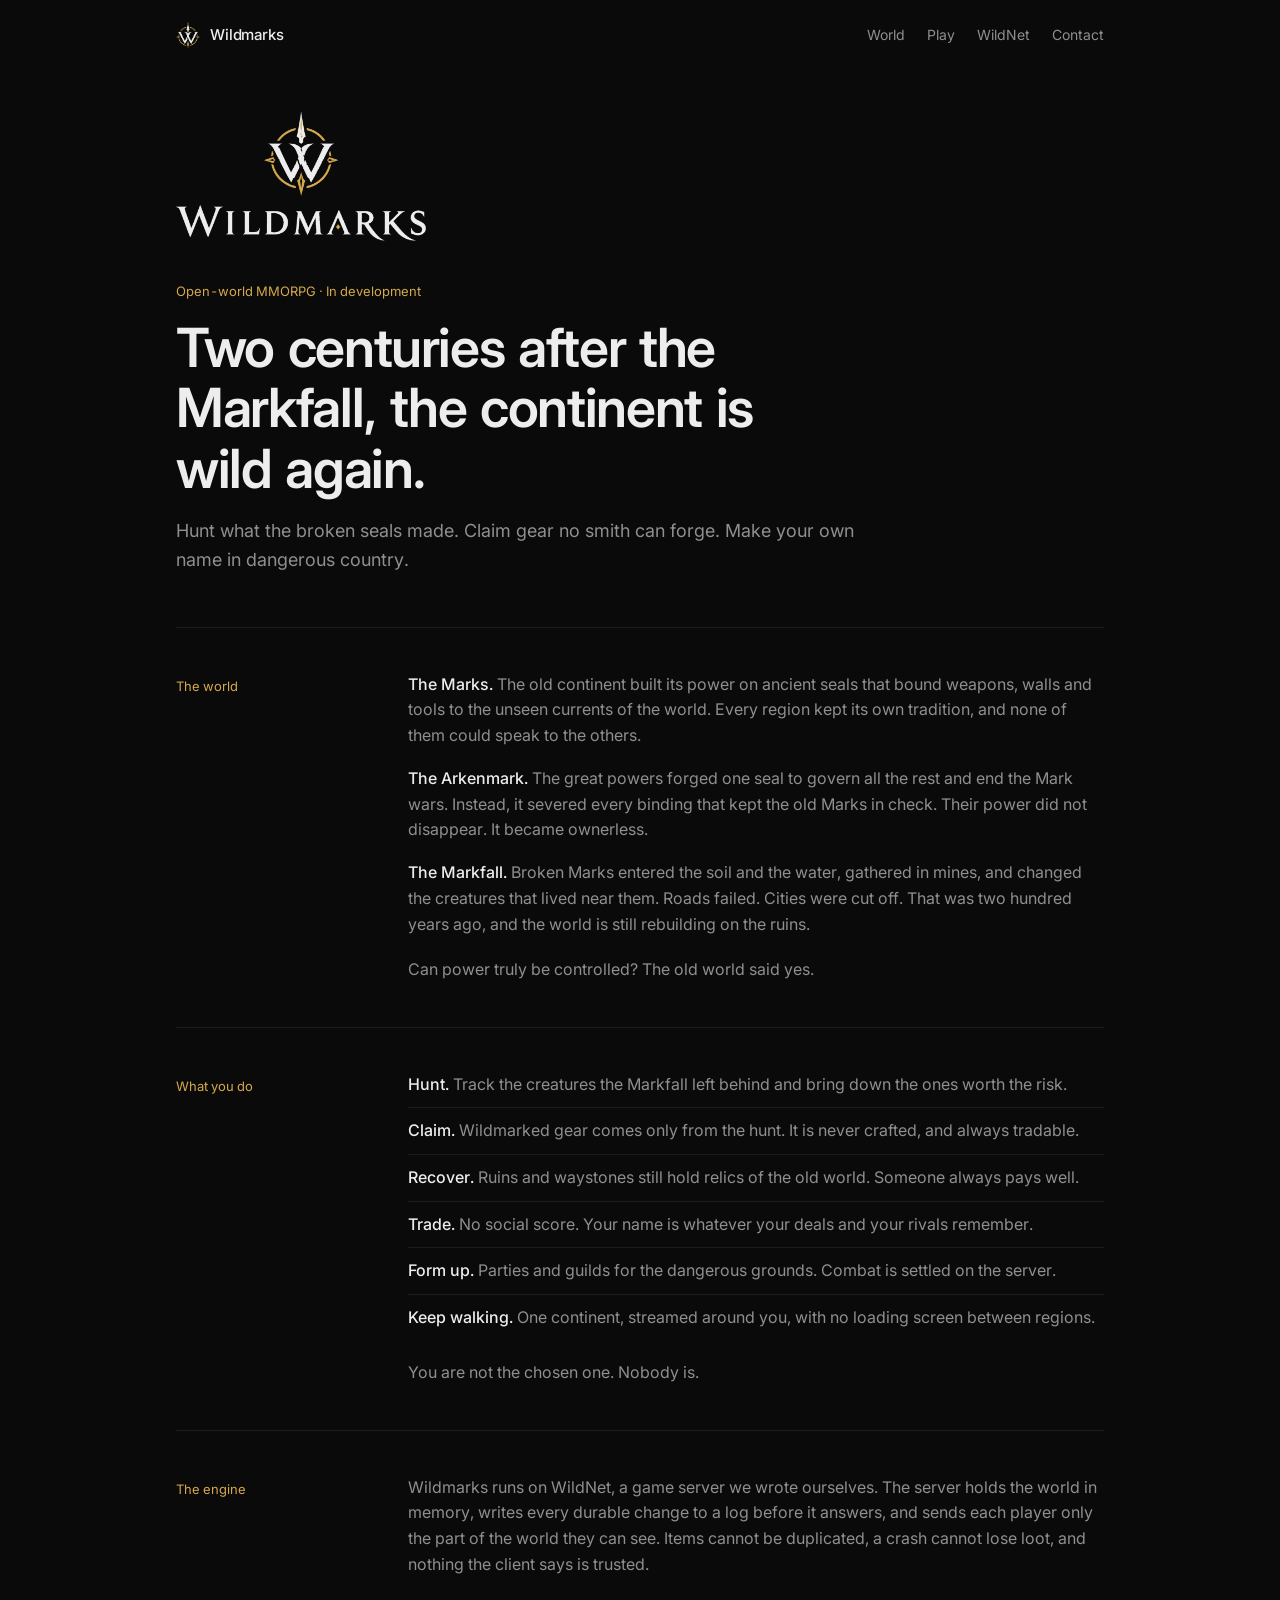
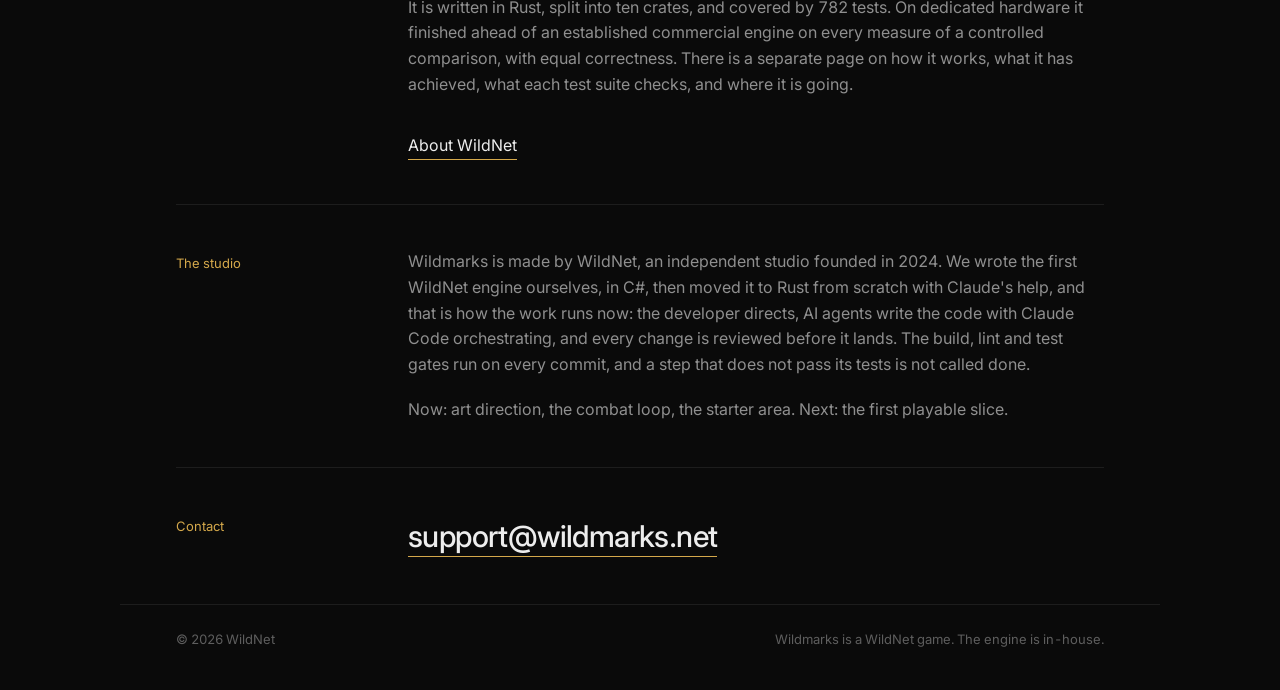
<file: index.html>
<!doctype html>
<html lang="en">
<head>
  <meta charset="utf-8">
  <meta name="viewport" content="width=device-width, initial-scale=1">
  <title>Wildmarks</title>
  <meta name="description" content="Wildmarks is an open-world MMORPG set two centuries after the Markfall. Built on WildNet, our own server-authoritative engine.">
  <meta name="theme-color" content="#0a0a0a">
  <link rel="canonical" href="https://wildmarks.net/">
  <link rel="icon" type="image/png" sizes="64x64" href="/assets/img/favicon-64.png">
  <link rel="apple-touch-icon" href="/assets/img/apple-touch-icon.png">

  <meta property="og:type" content="website">
  <meta property="og:site_name" content="Wildmarks">
  <meta property="og:title" content="Wildmarks">
  <meta property="og:description" content="An open-world MMORPG set two centuries after the Markfall. In development.">
  <meta property="og:url" content="https://wildmarks.net/">
  <meta property="og:image" content="https://wildmarks.net/assets/img/og.png">
  <meta name="twitter:card" content="summary_large_image">

  <link rel="preconnect" href="https://fonts.googleapis.com">
  <link rel="preconnect" href="https://fonts.gstatic.com" crossorigin>
  <link href="https://fonts.googleapis.com/css2?family=Inter:wght@400;500;600&display=swap" rel="stylesheet">
  <link rel="stylesheet" href="/assets/css/site.css">
</head>
<body>

<header class="top">
  <a class="brand" href="/" aria-label="Wildmarks">
    <img src="/assets/img/wildmarks-mark.png" alt="" width="24" height="26">
    <span>Wildmarks</span>
  </a>
  <nav>
    <a href="#world">World</a>
    <a href="#play">Play</a>
    <a href="/wildnet/">WildNet</a>
    <a href="mailto:support@wildmarks.net">Contact</a>
  </nav>
</header>

<main>

  <section class="hero">
    <img class="lockup" src="/assets/img/wildmarks-lockup.png" alt="Wildmarks" width="900" height="463">
    <p class="label">Open-world MMORPG · In development</p>
    <h1>Two centuries after the Markfall, the continent is wild again.</h1>
    <p class="sub">Hunt what the broken seals made. Claim gear no smith can forge. Make your own name in dangerous country.</p>
  </section>

  <section class="row" id="world">
    <p class="label">The world</p>
    <div class="body">
      <p><strong>The Marks.</strong> The old continent built its power on ancient seals that bound weapons, walls and tools to the unseen currents of the world. Every region kept its own tradition, and none of them could speak to the others.</p>
      <p><strong>The Arkenmark.</strong> The great powers forged one seal to govern all the rest and end the Mark wars. Instead, it severed every binding that kept the old Marks in check. Their power did not disappear. It became ownerless.</p>
      <p><strong>The Markfall.</strong> Broken Marks entered the soil and the water, gathered in mines, and changed the creatures that lived near them. Roads failed. Cities were cut off. That was two hundred years ago, and the world is still rebuilding on the ruins.</p>
      <p class="quiet">Can power truly be controlled? The old world said yes.</p>
    </div>
  </section>

  <section class="row" id="play">
    <p class="label">What you do</p>
    <div class="body">
      <ul class="list">
        <li><strong>Hunt.</strong> Track the creatures the Markfall left behind and bring down the ones worth the risk.</li>
        <li><strong>Claim.</strong> Wildmarked gear comes only from the hunt. It is never crafted, and always tradable.</li>
        <li><strong>Recover.</strong> Ruins and waystones still hold relics of the old world. Someone always pays well.</li>
        <li><strong>Trade.</strong> No social score. Your name is whatever your deals and your rivals remember.</li>
        <li><strong>Form up.</strong> Parties and guilds for the dangerous grounds. Combat is settled on the server.</li>
        <li><strong>Keep walking.</strong> One continent, streamed around you, with no loading screen between regions.</li>
      </ul>
      <p class="quiet">You are not the chosen one. Nobody is.</p>
    </div>
  </section>

  <section class="row" id="engine">
    <p class="label">The engine</p>
    <div class="body">
      <p>Wildmarks runs on WildNet, a game server we wrote ourselves. The server holds the world in memory, writes every durable change to a log before it answers, and sends each player only the part of the world they can see. Items cannot be duplicated, a crash cannot lose loot, and nothing the client says is trusted.</p>
      <p>It is written in Rust, split into ten crates, and covered by 782 tests. On dedicated hardware it finished ahead of an established commercial engine on every measure of a controlled comparison, with equal correctness. There is a separate page on how it works, what it has achieved, what each test suite checks, and where it is going.</p>
      <a class="more" href="/wildnet/">About WildNet</a>
    </div>
  </section>

  <section class="row" id="studio">
    <p class="label">The studio</p>
    <div class="body">
      <p>Wildmarks is made by WildNet, an independent studio founded in 2024. We wrote the first WildNet engine ourselves, in C#, then moved it to Rust from scratch with Claude's help, and that is how the work runs now: the developer directs, AI agents write the code with Claude Code orchestrating, and every change is reviewed before it lands. The build, lint and test gates run on every commit, and a step that does not pass its tests is not called done.</p>
      <p class="quiet">Now: art direction, the combat loop, the starter area. Next: the first playable slice.</p>
    </div>
  </section>

  <section class="row" id="contact">
    <p class="label">Contact</p>
    <div class="body">
      <a class="mail" href="mailto:support@wildmarks.net">support@wildmarks.net</a>
    </div>
  </section>

</main>

<footer>
  <p>© 2026 WildNet</p>
  <p>Wildmarks is a WildNet game. The <a href="/wildnet/">engine</a> is in-house.</p>
</footer>

</body>
</html>
</file>
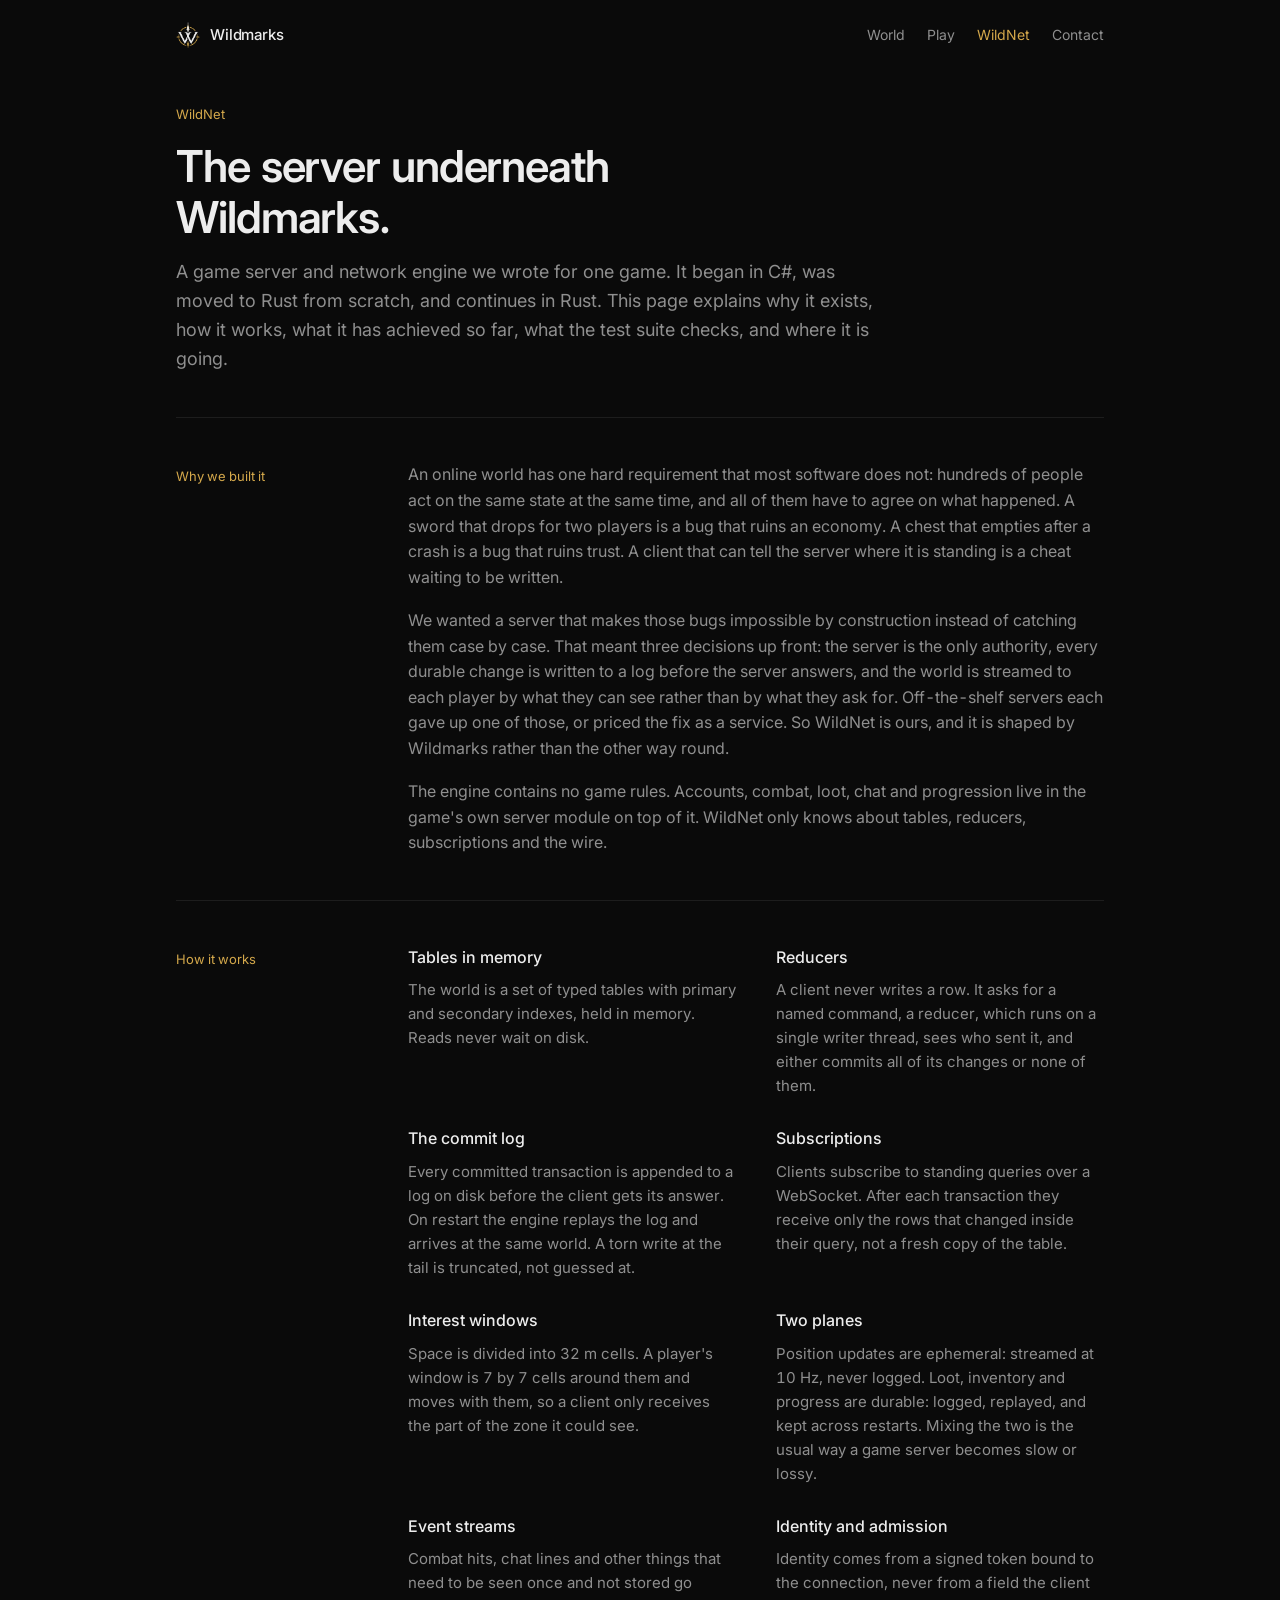
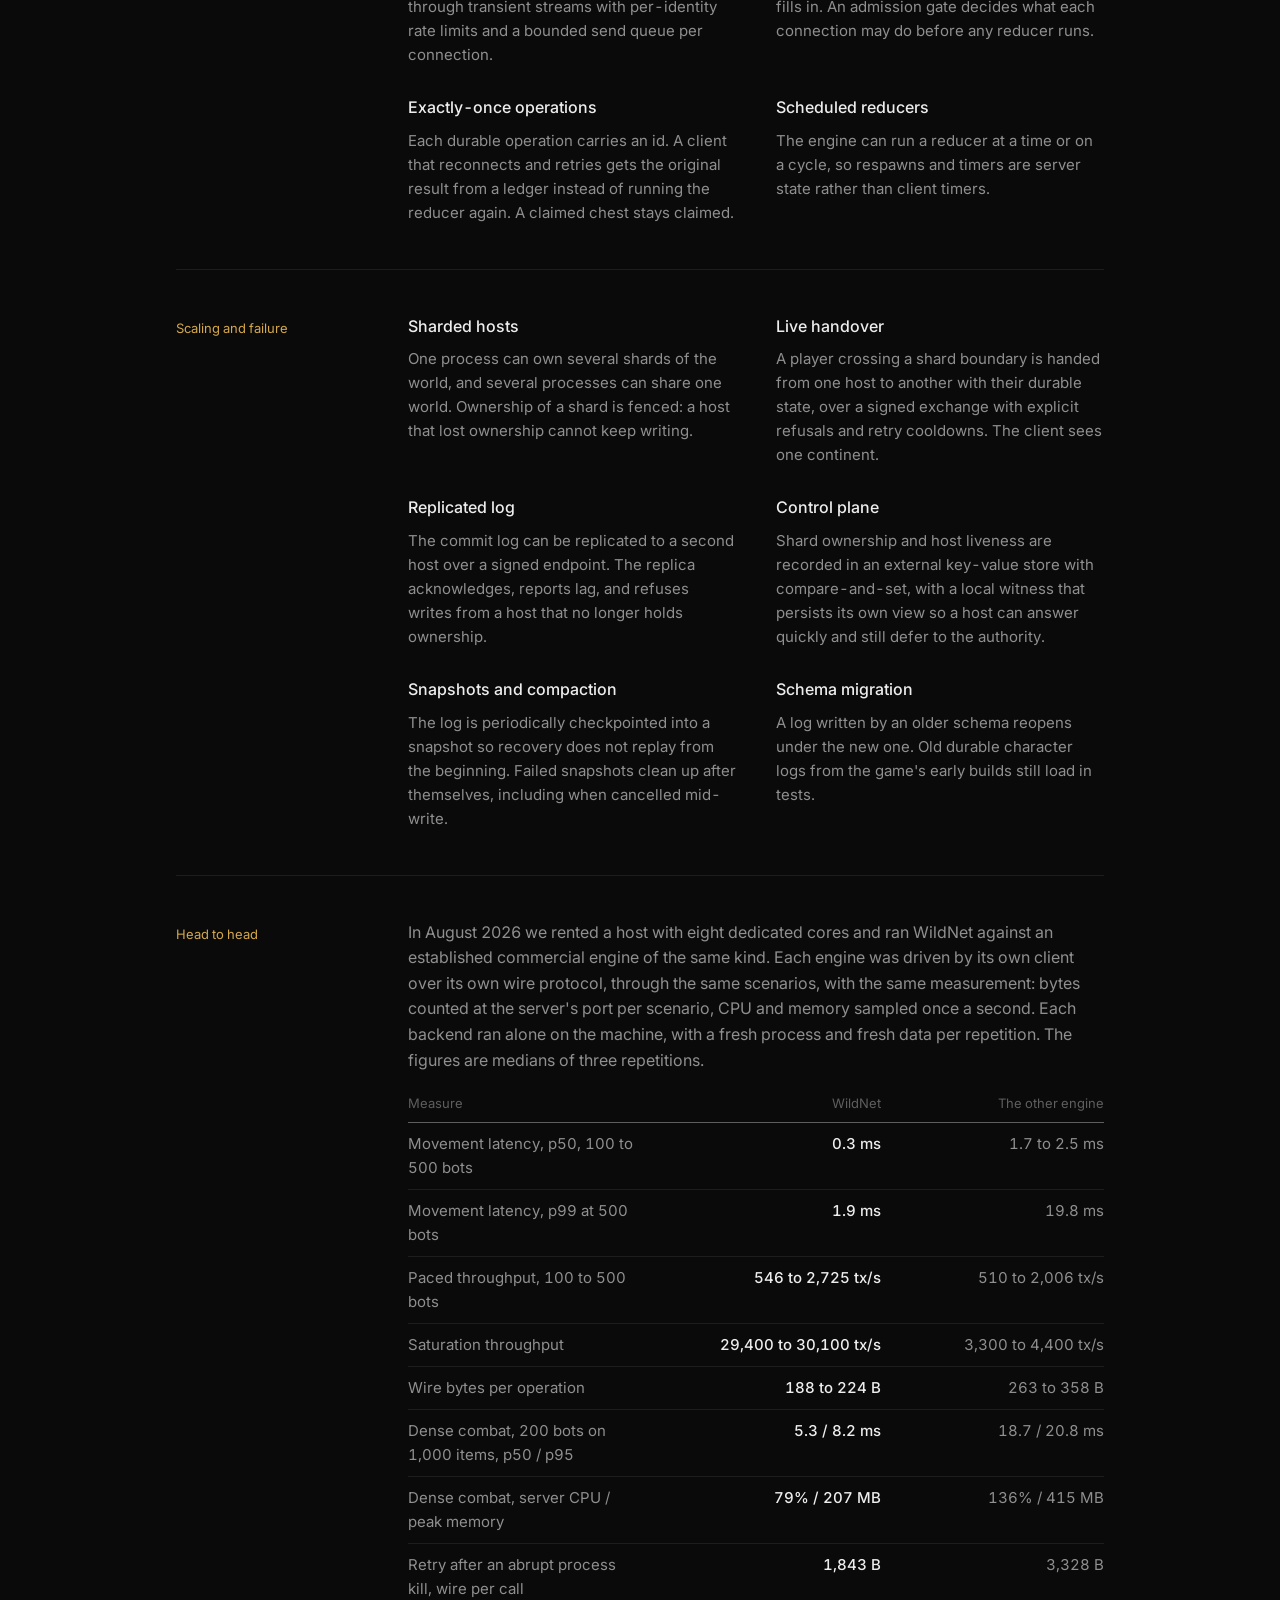
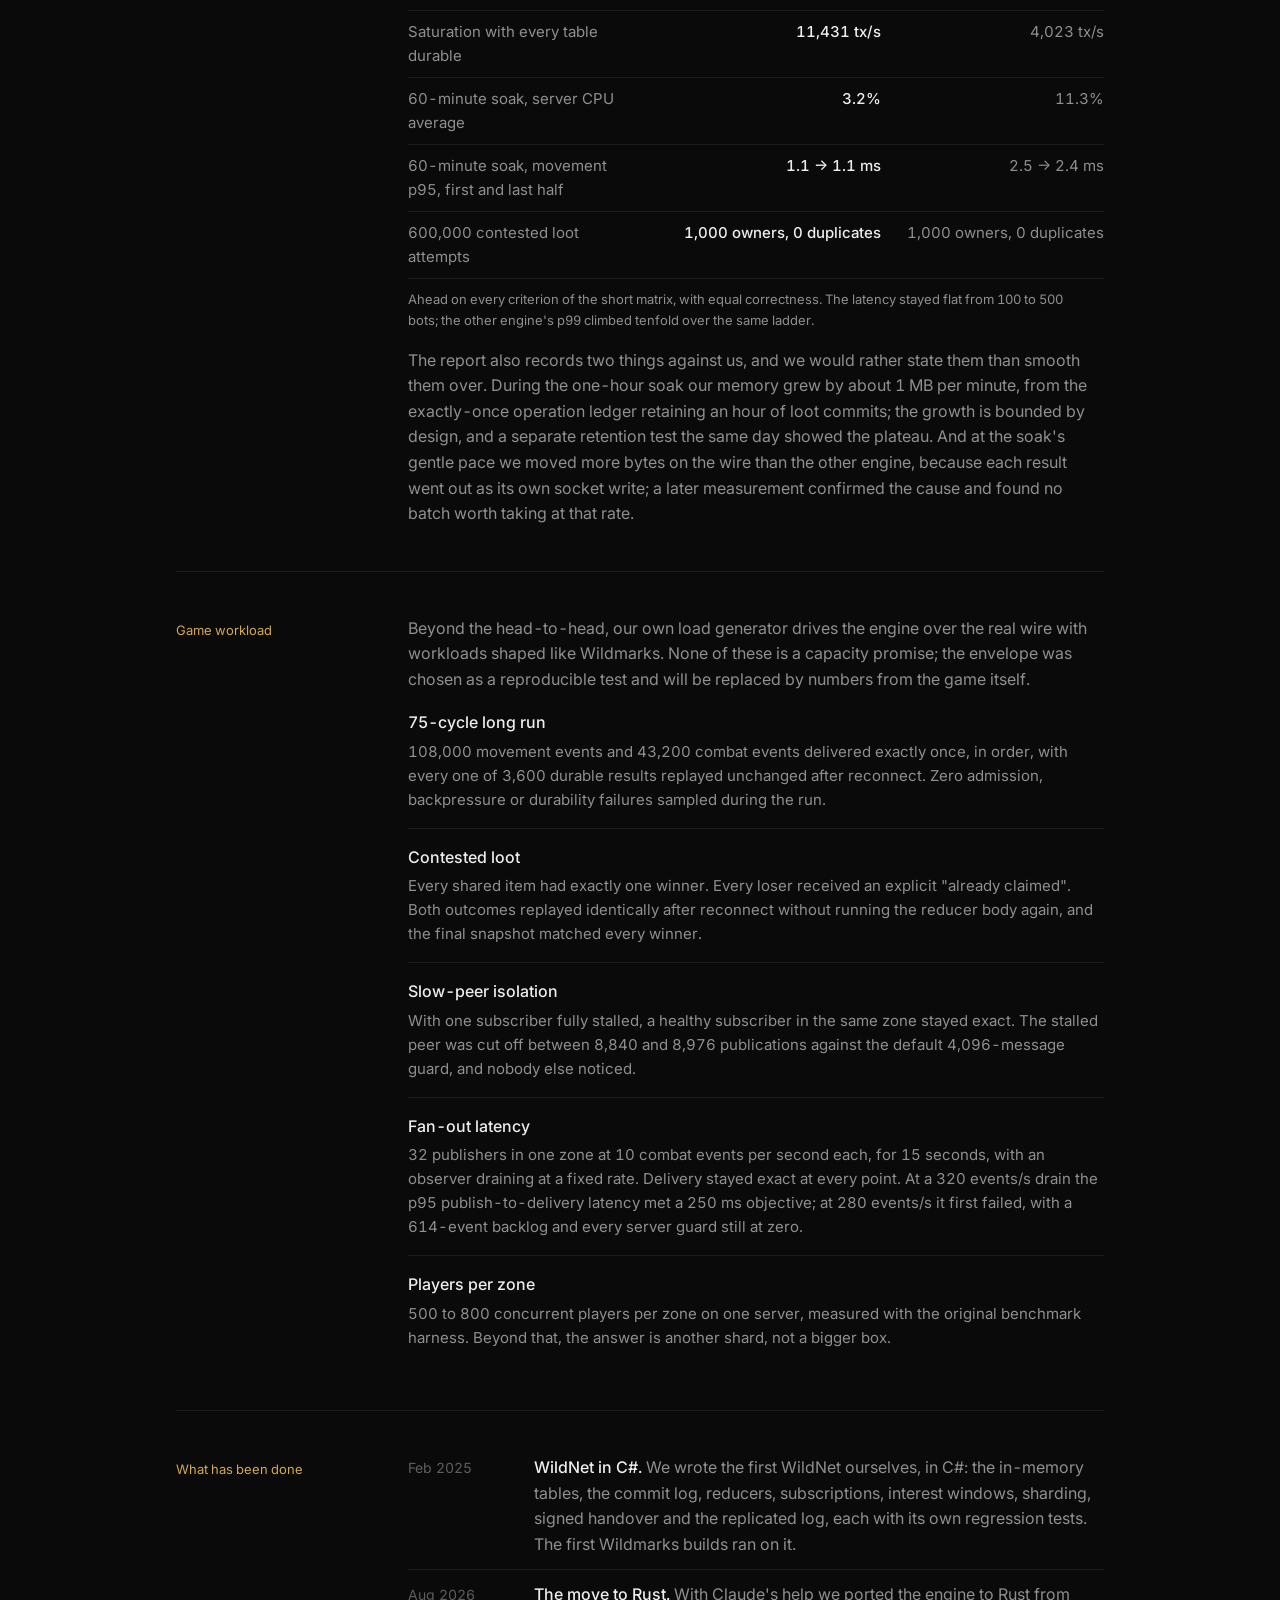
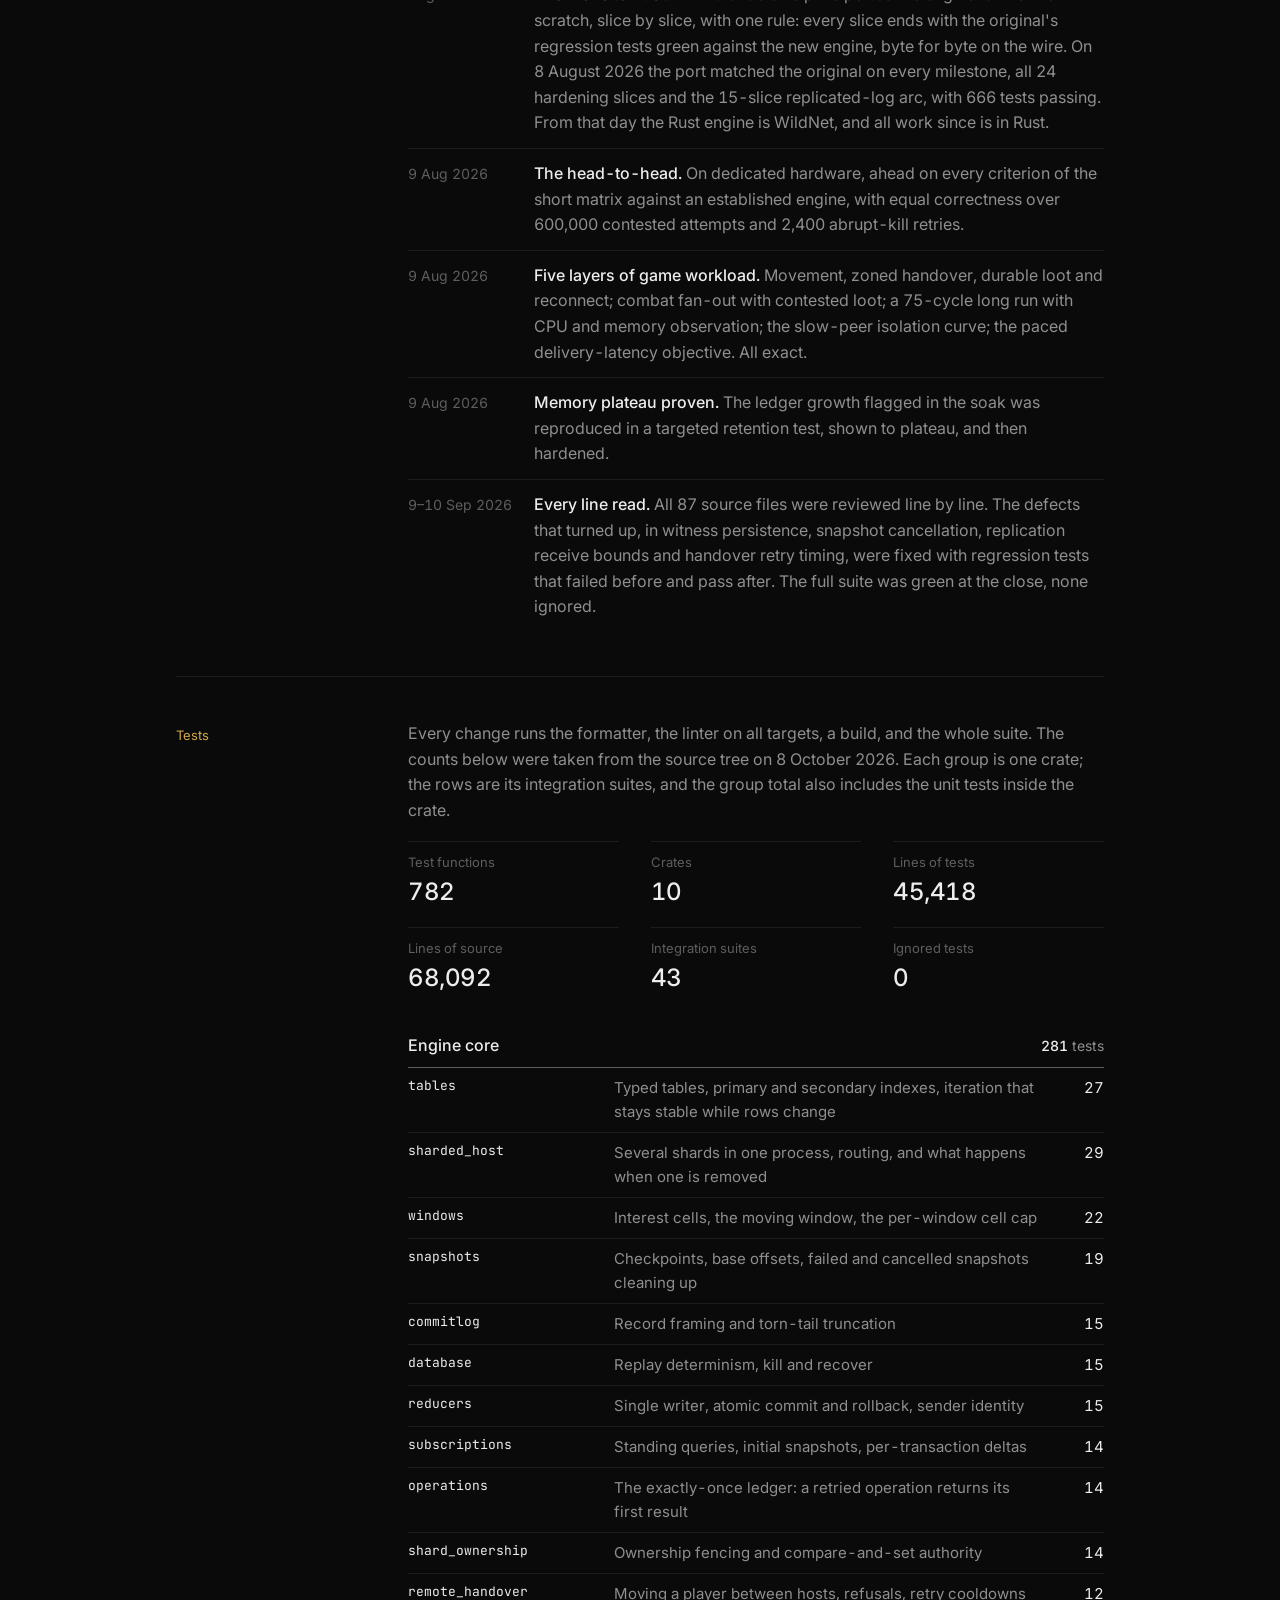
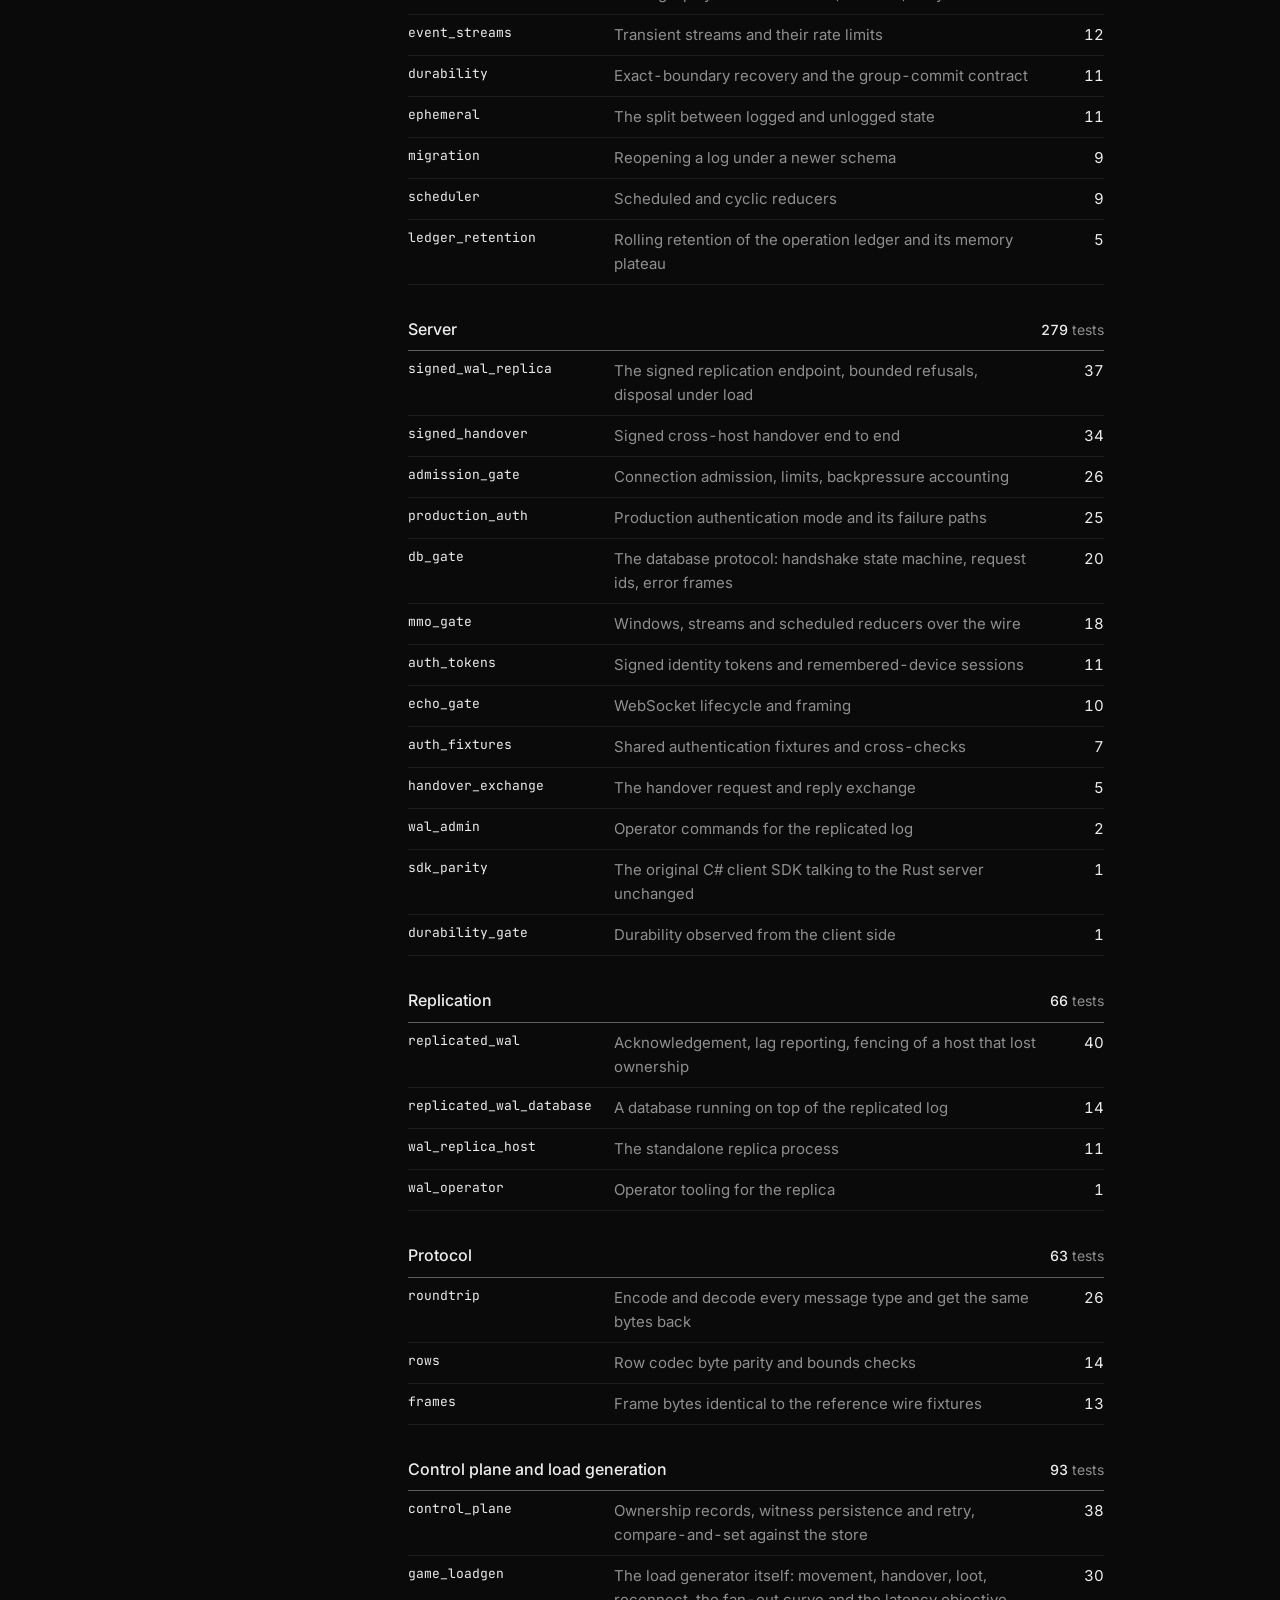
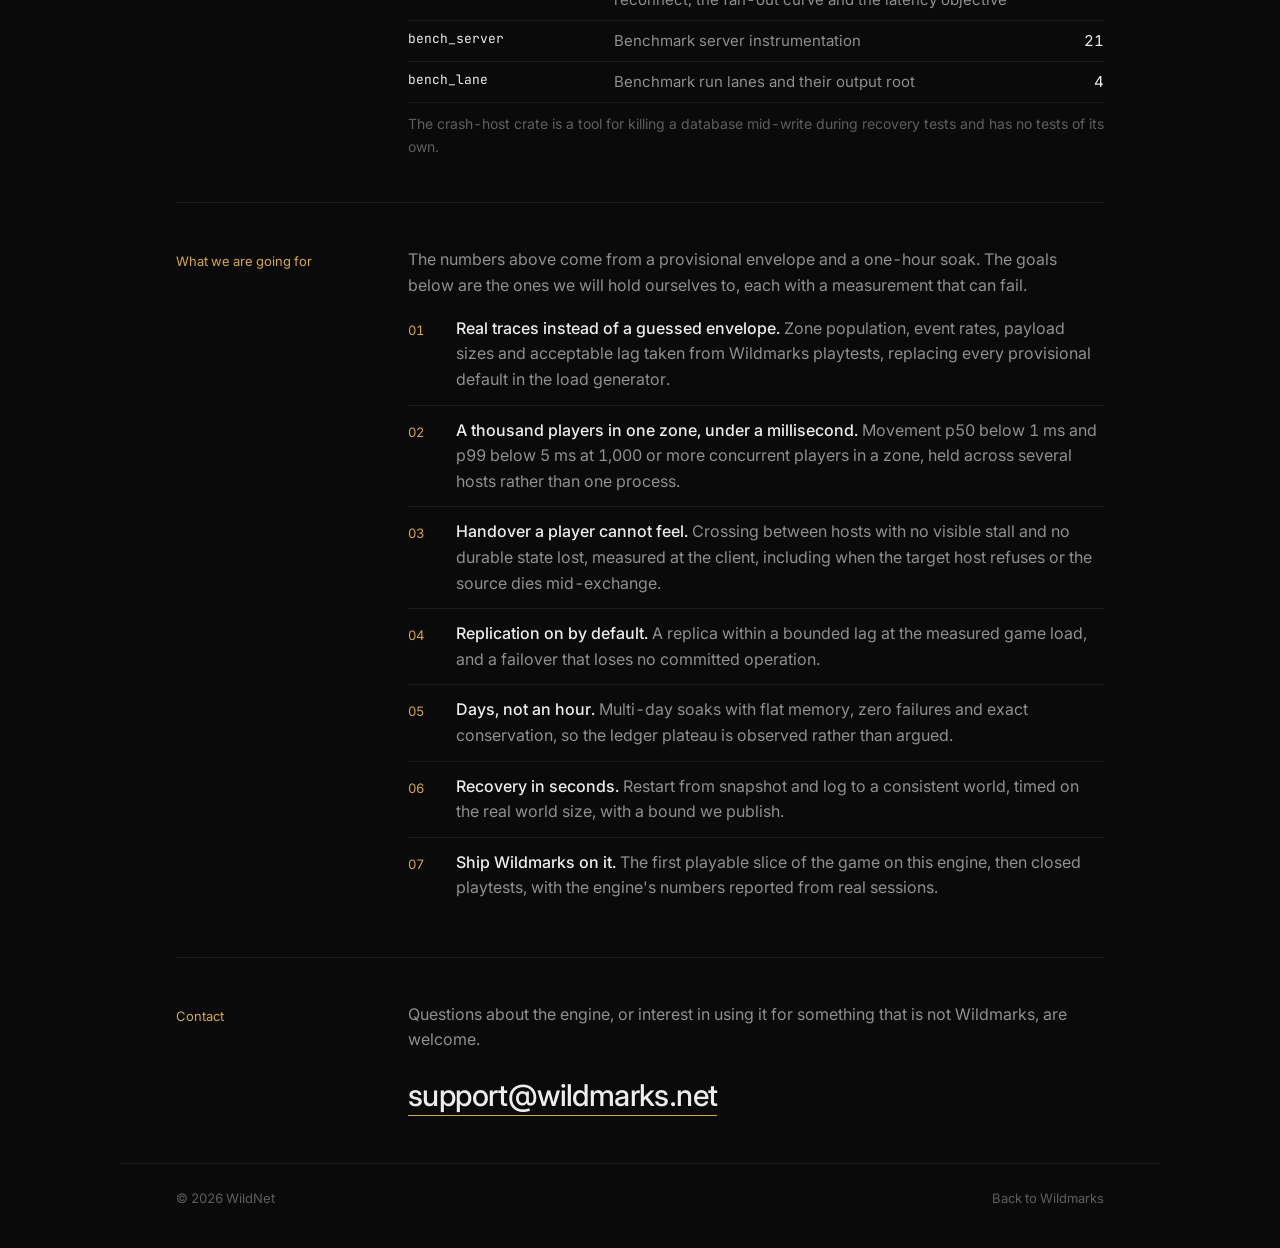
<file: wildnet/index.html>
<!doctype html>
<html lang="en">
<head>
  <meta charset="utf-8">
  <meta name="viewport" content="width=device-width, initial-scale=1">
  <title>WildNet — Wildmarks</title>
  <meta name="description" content="WildNet is the server-authoritative game engine underneath Wildmarks: in-memory tables, a commit log, transactional reducers, live subscriptions, sharding and replication. Written in Rust, 782 tests, measured head to head.">
  <meta name="theme-color" content="#0a0a0a">
  <link rel="canonical" href="https://wildmarks.net/wildnet/">
  <link rel="icon" type="image/png" sizes="64x64" href="/assets/img/favicon-64.png">
  <link rel="apple-touch-icon" href="/assets/img/apple-touch-icon.png">

  <meta property="og:type" content="website">
  <meta property="og:site_name" content="Wildmarks">
  <meta property="og:title" content="WildNet — the engine under Wildmarks">
  <meta property="og:description" content="A server-authoritative game engine written in Rust. How it works, what it has achieved, what the 782 tests check, and where it is going.">
  <meta property="og:url" content="https://wildmarks.net/wildnet/">
  <meta property="og:image" content="https://wildmarks.net/assets/img/og.png">
  <meta name="twitter:card" content="summary_large_image">

  <link rel="preconnect" href="https://fonts.googleapis.com">
  <link rel="preconnect" href="https://fonts.gstatic.com" crossorigin>
  <link href="https://fonts.googleapis.com/css2?family=Inter:wght@400;500;600&family=JetBrains+Mono:wght@400&display=swap" rel="stylesheet">
  <link rel="stylesheet" href="/assets/css/site.css">
</head>
<body>

<header class="top">
  <a class="brand" href="/" aria-label="Wildmarks">
    <img src="/assets/img/wildmarks-mark.png" alt="" width="24" height="26">
    <span>Wildmarks</span>
  </a>
  <nav>
    <a href="/#world">World</a>
    <a href="/#play">Play</a>
    <a href="/wildnet/" aria-current="page">WildNet</a>
    <a href="mailto:support@wildmarks.net">Contact</a>
  </nav>
</header>

<main>

  <section class="title">
    <p class="label">WildNet</p>
    <h1>The server underneath Wildmarks.</h1>
    <p class="sub">A game server and network engine we wrote for one game. It began in C#, was moved to Rust from scratch, and continues in Rust. This page explains why it exists, how it works, what it has achieved so far, what the test suite checks, and where it is going.</p>
  </section>

  <section class="row" id="why">
    <p class="label">Why we built it</p>
    <div class="body">
      <p>An online world has one hard requirement that most software does not: hundreds of people act on the same state at the same time, and all of them have to agree on what happened. A sword that drops for two players is a bug that ruins an economy. A chest that empties after a crash is a bug that ruins trust. A client that can tell the server where it is standing is a cheat waiting to be written.</p>
      <p>We wanted a server that makes those bugs impossible by construction instead of catching them case by case. That meant three decisions up front: the server is the only authority, every durable change is written to a log before the server answers, and the world is streamed to each player by what they can see rather than by what they ask for. Off-the-shelf servers each gave up one of those, or priced the fix as a service. So WildNet is ours, and it is shaped by Wildmarks rather than the other way round.</p>
      <p>The engine contains no game rules. Accounts, combat, loot, chat and progression live in the game's own server module on top of it. WildNet only knows about tables, reducers, subscriptions and the wire.</p>
    </div>
  </section>

  <section class="row" id="model">
    <p class="label">How it works</p>
    <div class="body">
      <div class="parts">
        <div>
          <h3>Tables in memory</h3>
          <p>The world is a set of typed tables with primary and secondary indexes, held in memory. Reads never wait on disk.</p>
        </div>
        <div>
          <h3>Reducers</h3>
          <p>A client never writes a row. It asks for a named command, a reducer, which runs on a single writer thread, sees who sent it, and either commits all of its changes or none of them.</p>
        </div>
        <div>
          <h3>The commit log</h3>
          <p>Every committed transaction is appended to a log on disk before the client gets its answer. On restart the engine replays the log and arrives at the same world. A torn write at the tail is truncated, not guessed at.</p>
        </div>
        <div>
          <h3>Subscriptions</h3>
          <p>Clients subscribe to standing queries over a WebSocket. After each transaction they receive only the rows that changed inside their query, not a fresh copy of the table.</p>
        </div>
        <div>
          <h3>Interest windows</h3>
          <p>Space is divided into 32 m cells. A player's window is 7 by 7 cells around them and moves with them, so a client only receives the part of the zone it could see.</p>
        </div>
        <div>
          <h3>Two planes</h3>
          <p>Position updates are ephemeral: streamed at 10 Hz, never logged. Loot, inventory and progress are durable: logged, replayed, and kept across restarts. Mixing the two is the usual way a game server becomes slow or lossy.</p>
        </div>
        <div>
          <h3>Event streams</h3>
          <p>Combat hits, chat lines and other things that need to be seen once and not stored go through transient streams with per-identity rate limits and a bounded send queue per connection.</p>
        </div>
        <div>
          <h3>Identity and admission</h3>
          <p>Identity comes from a signed token bound to the connection, never from a field the client fills in. An admission gate decides what each connection may do before any reducer runs.</p>
        </div>
        <div>
          <h3>Exactly-once operations</h3>
          <p>Each durable operation carries an id. A client that reconnects and retries gets the original result from a ledger instead of running the reducer again. A claimed chest stays claimed.</p>
        </div>
        <div>
          <h3>Scheduled reducers</h3>
          <p>The engine can run a reducer at a time or on a cycle, so respawns and timers are server state rather than client timers.</p>
        </div>
      </div>
    </div>
  </section>

  <section class="row" id="scale">
    <p class="label">Scaling and failure</p>
    <div class="body">
      <div class="parts">
        <div>
          <h3>Sharded hosts</h3>
          <p>One process can own several shards of the world, and several processes can share one world. Ownership of a shard is fenced: a host that lost ownership cannot keep writing.</p>
        </div>
        <div>
          <h3>Live handover</h3>
          <p>A player crossing a shard boundary is handed from one host to another with their durable state, over a signed exchange with explicit refusals and retry cooldowns. The client sees one continent.</p>
        </div>
        <div>
          <h3>Replicated log</h3>
          <p>The commit log can be replicated to a second host over a signed endpoint. The replica acknowledges, reports lag, and refuses writes from a host that no longer holds ownership.</p>
        </div>
        <div>
          <h3>Control plane</h3>
          <p>Shard ownership and host liveness are recorded in an external key-value store with compare-and-set, with a local witness that persists its own view so a host can answer quickly and still defer to the authority.</p>
        </div>
        <div>
          <h3>Snapshots and compaction</h3>
          <p>The log is periodically checkpointed into a snapshot so recovery does not replay from the beginning. Failed snapshots clean up after themselves, including when cancelled mid-write.</p>
        </div>
        <div>
          <h3>Schema migration</h3>
          <p>A log written by an older schema reopens under the new one. Old durable character logs from the game's early builds still load in tests.</p>
        </div>
      </div>
    </div>
  </section>

  <section class="row" id="compare">
    <p class="label">Head to head</p>
    <div class="body">
      <p>In August 2026 we rented a host with eight dedicated cores and ran WildNet against an established commercial engine of the same kind. Each engine was driven by its own client over its own wire protocol, through the same scenarios, with the same measurement: bytes counted at the server's port per scenario, CPU and memory sampled once a second. Each backend ran alone on the machine, with a fresh process and fresh data per repetition. The figures are medians of three repetitions.</p>
      <table class="compare">
        <thead><tr><th>Measure</th><th>WildNet</th><th>The other engine</th></tr></thead>
        <tbody>
          <tr><td>Movement latency, p50, 100 to 500 bots</td><td>0.3 ms</td><td>1.7 to 2.5 ms</td></tr>
          <tr><td>Movement latency, p99 at 500 bots</td><td>1.9 ms</td><td>19.8 ms</td></tr>
          <tr><td>Paced throughput, 100 to 500 bots</td><td>546 to 2,725 tx/s</td><td>510 to 2,006 tx/s</td></tr>
          <tr><td>Saturation throughput</td><td>29,400 to 30,100 tx/s</td><td>3,300 to 4,400 tx/s</td></tr>
          <tr><td>Wire bytes per operation</td><td>188 to 224 B</td><td>263 to 358 B</td></tr>
          <tr><td>Dense combat, 200 bots on 1,000 items, p50 / p95</td><td>5.3 / 8.2 ms</td><td>18.7 / 20.8 ms</td></tr>
          <tr><td>Dense combat, server CPU / peak memory</td><td>79% / 207 MB</td><td>136% / 415 MB</td></tr>
          <tr><td>Retry after an abrupt process kill, wire per call</td><td>1,843 B</td><td>3,328 B</td></tr>
          <tr><td>Saturation with every table durable</td><td>11,431 tx/s</td><td>4,023 tx/s</td></tr>
          <tr><td>60-minute soak, server CPU average</td><td>3.2%</td><td>11.3%</td></tr>
          <tr><td>60-minute soak, movement p95, first and last half</td><td>1.1 → 1.1 ms</td><td>2.5 → 2.4 ms</td></tr>
          <tr><td>600,000 contested loot attempts</td><td>1,000 owners, 0 duplicates</td><td>1,000 owners, 0 duplicates</td></tr>
        </tbody>
        <tfoot><tr><td colspan="3">Ahead on every criterion of the short matrix, with equal correctness. The latency stayed flat from 100 to 500 bots; the other engine's p99 climbed tenfold over the same ladder.</td></tr></tfoot>
      </table>
      <p>The report also records two things against us, and we would rather state them than smooth them over. During the one-hour soak our memory grew by about 1 MB per minute, from the exactly-once operation ledger retaining an hour of loot commits; the growth is bounded by design, and a separate retention test the same day showed the plateau. And at the soak's gentle pace we moved more bytes on the wire than the other engine, because each result went out as its own socket write; a later measurement confirmed the cause and found no batch worth taking at that rate.</p>
    </div>
  </section>

  <section class="row" id="measured">
    <p class="label">Game workload</p>
    <div class="body">
      <p>Beyond the head-to-head, our own load generator drives the engine over the real wire with workloads shaped like Wildmarks. None of these is a capacity promise; the envelope was chosen as a reproducible test and will be replaced by numbers from the game itself.</p>
      <dl class="measure">
        <div>
          <dt>75-cycle long run</dt>
          <dd>108,000 movement events and 43,200 combat events delivered exactly once, in order, with every one of 3,600 durable results replayed unchanged after reconnect. Zero admission, backpressure or durability failures sampled during the run.</dd>
        </div>
        <div>
          <dt>Contested loot</dt>
          <dd>Every shared item had exactly one winner. Every loser received an explicit "already claimed". Both outcomes replayed identically after reconnect without running the reducer body again, and the final snapshot matched every winner.</dd>
        </div>
        <div>
          <dt>Slow-peer isolation</dt>
          <dd>With one subscriber fully stalled, a healthy subscriber in the same zone stayed exact. The stalled peer was cut off between 8,840 and 8,976 publications against the default 4,096-message guard, and nobody else noticed.</dd>
        </div>
        <div>
          <dt>Fan-out latency</dt>
          <dd>32 publishers in one zone at 10 combat events per second each, for 15 seconds, with an observer draining at a fixed rate. Delivery stayed exact at every point. At a 320 events/s drain the p95 publish-to-delivery latency met a 250 ms objective; at 280 events/s it first failed, with a 614-event backlog and every server guard still at zero.</dd>
        </div>
        <div>
          <dt>Players per zone</dt>
          <dd>500 to 800 concurrent players per zone on one server, measured with the original benchmark harness. Beyond that, the answer is another shard, not a bigger box.</dd>
        </div>
      </dl>
    </div>
  </section>

  <section class="row" id="done">
    <p class="label">What has been done</p>
    <div class="body">
      <ul class="dated">
        <li><time>Feb 2025</time><p><strong>WildNet in C#.</strong> We wrote the first WildNet ourselves, in C#: the in-memory tables, the commit log, reducers, subscriptions, interest windows, sharding, signed handover and the replicated log, each with its own regression tests. The first Wildmarks builds ran on it.</p></li>
        <li><time>Aug 2026</time><p><strong>The move to Rust.</strong> With Claude's help we ported the engine to Rust from scratch, slice by slice, with one rule: every slice ends with the original's regression tests green against the new engine, byte for byte on the wire. On 8 August 2026 the port matched the original on every milestone, all 24 hardening slices and the 15-slice replicated-log arc, with 666 tests passing. From that day the Rust engine is WildNet, and all work since is in Rust.</p></li>
        <li><time>9 Aug 2026</time><p><strong>The head-to-head.</strong> On dedicated hardware, ahead on every criterion of the short matrix against an established engine, with equal correctness over 600,000 contested attempts and 2,400 abrupt-kill retries.</p></li>
        <li><time>9 Aug 2026</time><p><strong>Five layers of game workload.</strong> Movement, zoned handover, durable loot and reconnect; combat fan-out with contested loot; a 75-cycle long run with CPU and memory observation; the slow-peer isolation curve; the paced delivery-latency objective. All exact.</p></li>
        <li><time>9 Aug 2026</time><p><strong>Memory plateau proven.</strong> The ledger growth flagged in the soak was reproduced in a targeted retention test, shown to plateau, and then hardened.</p></li>
        <li><time>9–10 Sep 2026</time><p><strong>Every line read.</strong> All 87 source files were reviewed line by line. The defects that turned up, in witness persistence, snapshot cancellation, replication receive bounds and handover retry timing, were fixed with regression tests that failed before and pass after. The full suite was green at the close, none ignored.</p></li>
      </ul>
    </div>
  </section>

  <section class="row" id="tests">
    <p class="label">Tests</p>
    <div class="body">
      <p>Every change runs the formatter, the linter on all targets, a build, and the whole suite. The counts below were taken from the source tree on 8 October 2026. Each group is one crate; the rows are its integration suites, and the group total also includes the unit tests inside the crate.</p>

      <dl class="suite-summary">
        <div><dt>Test functions</dt><dd>782</dd></div>
        <div><dt>Crates</dt><dd>10</dd></div>
        <div><dt>Lines of tests</dt><dd>45,418</dd></div>
        <div><dt>Lines of source</dt><dd>68,092</dd></div>
        <div><dt>Integration suites</dt><dd>43</dd></div>
        <div><dt>Ignored tests</dt><dd>0</dd></div>
      </dl>

      <div class="suite">
        <header><h3>Engine core</h3><span><b>281</b> tests</span></header>
        <ul>
          <li><code>tables</code><span>Typed tables, primary and secondary indexes, iteration that stays stable while rows change</span><em>27</em></li>
          <li><code>sharded_host</code><span>Several shards in one process, routing, and what happens when one is removed</span><em>29</em></li>
          <li><code>windows</code><span>Interest cells, the moving window, the per-window cell cap</span><em>22</em></li>
          <li><code>snapshots</code><span>Checkpoints, base offsets, failed and cancelled snapshots cleaning up</span><em>19</em></li>
          <li><code>commitlog</code><span>Record framing and torn-tail truncation</span><em>15</em></li>
          <li><code>database</code><span>Replay determinism, kill and recover</span><em>15</em></li>
          <li><code>reducers</code><span>Single writer, atomic commit and rollback, sender identity</span><em>15</em></li>
          <li><code>subscriptions</code><span>Standing queries, initial snapshots, per-transaction deltas</span><em>14</em></li>
          <li><code>operations</code><span>The exactly-once ledger: a retried operation returns its first result</span><em>14</em></li>
          <li><code>shard_ownership</code><span>Ownership fencing and compare-and-set authority</span><em>14</em></li>
          <li><code>remote_handover</code><span>Moving a player between hosts, refusals, retry cooldowns</span><em>12</em></li>
          <li><code>event_streams</code><span>Transient streams and their rate limits</span><em>12</em></li>
          <li><code>durability</code><span>Exact-boundary recovery and the group-commit contract</span><em>11</em></li>
          <li><code>ephemeral</code><span>The split between logged and unlogged state</span><em>11</em></li>
          <li><code>migration</code><span>Reopening a log under a newer schema</span><em>9</em></li>
          <li><code>scheduler</code><span>Scheduled and cyclic reducers</span><em>9</em></li>
          <li><code>ledger_retention</code><span>Rolling retention of the operation ledger and its memory plateau</span><em>5</em></li>
        </ul>
      </div>

      <div class="suite">
        <header><h3>Server</h3><span><b>279</b> tests</span></header>
        <ul>
          <li><code>signed_wal_replica</code><span>The signed replication endpoint, bounded refusals, disposal under load</span><em>37</em></li>
          <li><code>signed_handover</code><span>Signed cross-host handover end to end</span><em>34</em></li>
          <li><code>admission_gate</code><span>Connection admission, limits, backpressure accounting</span><em>26</em></li>
          <li><code>production_auth</code><span>Production authentication mode and its failure paths</span><em>25</em></li>
          <li><code>db_gate</code><span>The database protocol: handshake state machine, request ids, error frames</span><em>20</em></li>
          <li><code>mmo_gate</code><span>Windows, streams and scheduled reducers over the wire</span><em>18</em></li>
          <li><code>auth_tokens</code><span>Signed identity tokens and remembered-device sessions</span><em>11</em></li>
          <li><code>echo_gate</code><span>WebSocket lifecycle and framing</span><em>10</em></li>
          <li><code>auth_fixtures</code><span>Shared authentication fixtures and cross-checks</span><em>7</em></li>
          <li><code>handover_exchange</code><span>The handover request and reply exchange</span><em>5</em></li>
          <li><code>wal_admin</code><span>Operator commands for the replicated log</span><em>2</em></li>
          <li><code>sdk_parity</code><span>The original C# client SDK talking to the Rust server unchanged</span><em>1</em></li>
          <li><code>durability_gate</code><span>Durability observed from the client side</span><em>1</em></li>
        </ul>
      </div>

      <div class="suite">
        <header><h3>Replication</h3><span><b>66</b> tests</span></header>
        <ul>
          <li><code>replicated_wal</code><span>Acknowledgement, lag reporting, fencing of a host that lost ownership</span><em>40</em></li>
          <li><code>replicated_wal_database</code><span>A database running on top of the replicated log</span><em>14</em></li>
          <li><code>wal_replica_host</code><span>The standalone replica process</span><em>11</em></li>
          <li><code>wal_operator</code><span>Operator tooling for the replica</span><em>1</em></li>
        </ul>
      </div>

      <div class="suite">
        <header><h3>Protocol</h3><span><b>63</b> tests</span></header>
        <ul>
          <li><code>roundtrip</code><span>Encode and decode every message type and get the same bytes back</span><em>26</em></li>
          <li><code>rows</code><span>Row codec byte parity and bounds checks</span><em>14</em></li>
          <li><code>frames</code><span>Frame bytes identical to the reference wire fixtures</span><em>13</em></li>
        </ul>
      </div>

      <div class="suite">
        <header><h3>Control plane and load generation</h3><span><b>93</b> tests</span></header>
        <ul>
          <li><code>control_plane</code><span>Ownership records, witness persistence and retry, compare-and-set against the store</span><em>38</em></li>
          <li><code>game_loadgen</code><span>The load generator itself: movement, handover, loot, reconnect, the fan-out curve and the latency objective</span><em>30</em></li>
          <li><code>bench_server</code><span>Benchmark server instrumentation</span><em>21</em></li>
          <li><code>bench_lane</code><span>Benchmark run lanes and their output root</span><em>4</em></li>
        </ul>
        <p class="note">The crash-host crate is a tool for killing a database mid-write during recovery tests and has no tests of its own.</p>
      </div>
    </div>
  </section>

  <section class="row" id="goals">
    <p class="label">What we are going for</p>
    <div class="body">
      <p>The numbers above come from a provisional envelope and a one-hour soak. The goals below are the ones we will hold ourselves to, each with a measurement that can fail.</p>
      <ol class="goals">
        <li><p><strong>Real traces instead of a guessed envelope.</strong> Zone population, event rates, payload sizes and acceptable lag taken from Wildmarks playtests, replacing every provisional default in the load generator.</p></li>
        <li><p><strong>A thousand players in one zone, under a millisecond.</strong> Movement p50 below 1 ms and p99 below 5 ms at 1,000 or more concurrent players in a zone, held across several hosts rather than one process.</p></li>
        <li><p><strong>Handover a player cannot feel.</strong> Crossing between hosts with no visible stall and no durable state lost, measured at the client, including when the target host refuses or the source dies mid-exchange.</p></li>
        <li><p><strong>Replication on by default.</strong> A replica within a bounded lag at the measured game load, and a failover that loses no committed operation.</p></li>
        <li><p><strong>Days, not an hour.</strong> Multi-day soaks with flat memory, zero failures and exact conservation, so the ledger plateau is observed rather than argued.</p></li>
        <li><p><strong>Recovery in seconds.</strong> Restart from snapshot and log to a consistent world, timed on the real world size, with a bound we publish.</p></li>
        <li><p><strong>Ship Wildmarks on it.</strong> The first playable slice of the game on this engine, then closed playtests, with the engine's numbers reported from real sessions.</p></li>
      </ol>
    </div>
  </section>

  <section class="row" id="contact">
    <p class="label">Contact</p>
    <div class="body">
      <p>Questions about the engine, or interest in using it for something that is not Wildmarks, are welcome.</p>
      <a class="mail" href="mailto:support@wildmarks.net">support@wildmarks.net</a>
    </div>
  </section>

</main>

<footer>
  <p>© 2026 WildNet</p>
  <p><a href="/">Back to Wildmarks</a></p>
</footer>

</body>
</html>
</file>
<file: assets/css/site.css>
:root {
  --bg: #0a0a0a;
  --fg: #ededed;
  --fg-2: #8f8f8f;
  --fg-3: #5e5e5e;
  --accent: #d4a84b;
  --line: rgba(255, 255, 255, 0.08);
  --col: 1040px;
  --pad: clamp(20px, 5vw, 56px);
  --measure: 70ch;
}

*, *::before, *::after { box-sizing: border-box; }
html { -webkit-text-size-adjust: 100%; scroll-padding-top: 24px; }
body {
  margin: 0;
  background: var(--bg);
  color: var(--fg);
  font-family: "Inter", system-ui, -apple-system, "Segoe UI", sans-serif;
  font-size: 16px;
  line-height: 1.6;
  -webkit-font-smoothing: antialiased;
  text-rendering: optimizeLegibility;
  font-feature-settings: "tnum";
}
a { color: inherit; text-decoration: none; }
img { display: block; }
p { margin: 0 0 1.1em; }
strong { font-weight: 500; color: var(--fg); }
h2 { font-size: 22px; font-weight: 600; letter-spacing: -0.015em; line-height: 1.3; margin: 0 0 18px; }
h3 { font-size: 16px; font-weight: 500; margin: 0 0 8px; }

/* header */
.top {
  max-width: var(--col); margin: 0 auto; padding: 22px var(--pad) 0;
  display: flex; align-items: center; justify-content: space-between;
}
.brand { display: inline-flex; align-items: center; gap: 10px; font-weight: 500; font-size: 15px; letter-spacing: -0.01em; }
.brand img { width: 24px; height: auto; }
.top nav { display: flex; gap: 22px; font-size: 14px; color: var(--fg-2); }
.top nav a:hover, .top nav a[aria-current] { color: var(--fg); }
.top nav a[aria-current] { color: var(--accent); }

/* page column */
main { max-width: var(--col); margin: 0 auto; padding: 0 var(--pad); }
section { border-top: 1px solid var(--line); padding: 44px 0; }
section:first-child { border-top: 0; }

/* two-column section: label left, content right */
.row { display: grid; grid-template-columns: 200px minmax(0, 1fr); gap: 32px; }
.row > .label { margin: 0; padding-top: 4px; }
.label { font-size: 13px; color: var(--accent); margin: 0 0 16px; }
.body { max-width: var(--measure); }
.body p { color: var(--fg-2); }
.body p strong { color: var(--fg); }
.body p:last-child { margin-bottom: 0; }
.quiet { color: var(--fg-3); }
.body p + .quiet { margin-top: 20px; }
.more { display: inline-block; margin-top: 18px; color: var(--fg); border-bottom: 1px solid var(--accent); padding-bottom: 1px; }
.more:hover { color: var(--accent); }

/* hero */
.hero { padding: 64px 0 52px; }
.lockup { width: 250px; height: auto; margin: 0 0 40px; }
.hero h1 {
  font-size: clamp(32px, 2rem + 2.4vw, 54px); font-weight: 600; line-height: 1.12; letter-spacing: -0.025em;
  margin: 0 0 18px; max-width: 18ch;
}
.sub { font-size: 18px; color: var(--fg-2); margin: 0; max-width: 40em; }

/* page title (inner pages) */
.title { padding: 56px 0 44px; }
.title h1 { font-size: clamp(30px, 2rem + 1.6vw, 44px); font-weight: 600; line-height: 1.15; letter-spacing: -0.025em; margin: 0 0 16px; max-width: 22ch; }

/* lists */
.list { list-style: none; margin: 0 0 20px; padding: 0; }
.list li { padding: 10px 0; border-top: 1px solid var(--line); color: var(--fg-2); }
.list li:first-child { border-top: 0; padding-top: 0; }

.facts { margin: 24px 0 0; border-top: 1px solid var(--line); }
.facts > div { display: grid; grid-template-columns: 160px 1fr; gap: 16px; padding: 9px 0; border-bottom: 1px solid var(--line); font-size: 15px; }
.facts dt { color: var(--fg-3); margin: 0; }
.facts dd { margin: 0; color: var(--fg-2); }

/* engine page: parts grid */
.parts { display: grid; grid-template-columns: repeat(2, minmax(0, 1fr)); gap: 28px 40px; }
.parts p { margin: 0; color: var(--fg-2); font-size: 15px; }

/* measurements */
.measure { margin: 0; }
.measure > div { padding: 16px 0; border-top: 1px solid var(--line); }
.measure > div:first-child { border-top: 0; padding-top: 0; }
.measure dt { font-weight: 500; margin-bottom: 4px; }
.measure dd { margin: 0; color: var(--fg-2); font-size: 15px; }

/* test suites */
.suite-summary { display: grid; grid-template-columns: repeat(3, minmax(0, 1fr)); gap: 16px 32px; margin: 0 0 36px; }
.suite-summary div { border-top: 1px solid var(--line); padding-top: 10px; }
.suite-summary dt { font-size: 13px; color: var(--fg-3); }
.suite-summary dd { margin: 0; font-size: 24px; font-weight: 500; letter-spacing: -0.02em; }
.suite { margin: 0 0 32px; }
.suite:last-child { margin-bottom: 0; }
.suite header { display: flex; justify-content: space-between; align-items: baseline; gap: 16px; padding-bottom: 8px; border-bottom: 1px solid var(--fg-3); }
.suite header h3 { margin: 0; }
.suite header span { color: var(--fg-2); font-size: 14px; }
.suite header span b { color: var(--fg); font-weight: 500; }
.suite ul { list-style: none; margin: 0; padding: 0; }
.suite li { display: grid; grid-template-columns: 190px minmax(0, 1fr) 48px; gap: 16px; padding: 8px 0; border-bottom: 1px solid var(--line); font-size: 15px; }
.suite li code { font-family: "JetBrains Mono", ui-monospace, "SFMono-Regular", Consolas, monospace; font-size: 13px; color: var(--fg); }
.suite li span { color: var(--fg-2); }
.suite li em { font-style: normal; text-align: right; color: var(--fg); }
.suite .note { color: var(--fg-3); font-size: 14px; margin: 10px 0 0; }

/* head-to-head table */
.compare { width: 100%; border-collapse: collapse; font-size: 15px; margin: 20px 0 8px; }
.compare th { text-align: left; font-weight: 400; font-size: 13px; color: var(--fg-3); padding: 0 0 8px; border-bottom: 1px solid var(--fg-3); }
.compare th:not(:first-child), .compare td:not(:first-child) { text-align: right; white-space: nowrap; }
.compare td { padding: 9px 0; border-bottom: 1px solid var(--line); vertical-align: top; }
.compare td:first-child { color: var(--fg-2); padding-right: 16px; }
.compare td:nth-child(2) { color: var(--fg); font-weight: 500; }
.compare td:nth-child(3) { color: var(--fg-2); }
.compare tfoot td { border-bottom: 0; color: var(--fg-3); font-size: 13px; padding-top: 10px; text-align: left; white-space: normal; }

/* dated list */
.dated { list-style: none; margin: 0; padding: 0; }
.dated li { display: grid; grid-template-columns: 110px minmax(0, 1fr); gap: 16px; padding: 12px 0; border-top: 1px solid var(--line); }
.dated li:first-child { border-top: 0; padding-top: 0; }
.dated time { color: var(--fg-3); font-size: 14px; padding-top: 2px; }
.dated p { margin: 0; color: var(--fg-2); }
.dated p strong { color: var(--fg); }

/* goals */
.goals { list-style: none; margin: 0; padding: 0; counter-reset: goal; }
.goals li { display: grid; grid-template-columns: 36px minmax(0, 1fr); gap: 12px; padding: 12px 0; border-top: 1px solid var(--line); counter-increment: goal; }
.goals li:first-child { border-top: 0; padding-top: 0; }
.goals li::before { content: counter(goal, decimal-leading-zero); color: var(--accent); font-size: 13px; padding-top: 4px; }
.goals p { margin: 0; color: var(--fg-2); }
.goals p strong { color: var(--fg); }

/* contact */
.mail { font-size: clamp(22px, 1.2rem + 1.4vw, 30px); font-weight: 500; letter-spacing: -0.02em; border-bottom: 1px solid var(--accent); padding-bottom: 2px; }
.mail:hover { color: var(--accent); }

footer {
  max-width: var(--col); margin: 0 auto; padding: 24px var(--pad) 40px;
  border-top: 1px solid var(--line); display: flex; justify-content: space-between; gap: 16px; flex-wrap: wrap;
  font-size: 13px; color: var(--fg-3);
}
footer p { margin: 0; }
footer a:hover { color: var(--fg); }

@media (max-width: 820px) {
  .row { grid-template-columns: 1fr; gap: 12px; }
  .parts { grid-template-columns: 1fr; gap: 20px; }
  .suite-summary { grid-template-columns: repeat(2, minmax(0, 1fr)); }
  .suite li { grid-template-columns: minmax(0, 1fr) 40px; }
  .suite li code { grid-column: 1; }
  .suite li span { grid-column: 1; }
  .suite li em { grid-column: 2; grid-row: 1; }
  .facts > div { grid-template-columns: 1fr; gap: 2px; }
  .hero { padding-top: 52px; }
  .lockup { width: 210px; margin-bottom: 32px; }
  .top nav { gap: 16px; }

  .compare { font-size: 14px; }
  .compare th:not(:first-child), .compare td:not(:first-child) { white-space: normal; }
  .dated li { grid-template-columns: 1fr; gap: 2px; }
}
</file>
